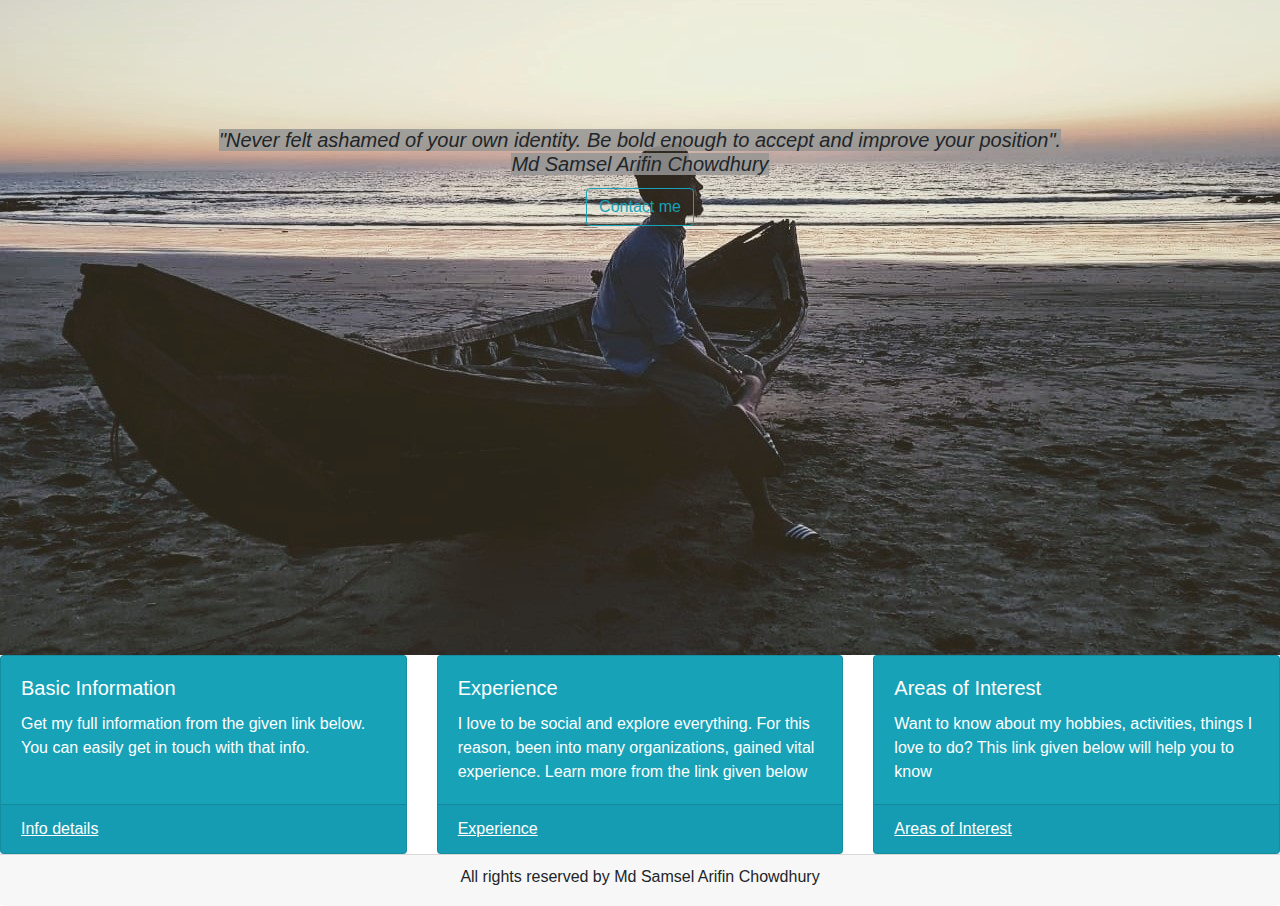
<file: index.html>
<!DOCTYPE html>
<html lang="en">
<head>
    <meta charset="UTF-8">
    <meta name="viewport" content="width=device-width, initial-scale=1.0">
    <link rel="stylesheet" href="https://stackpath.bootstrapcdn.com/bootstrap/4.4.1/css/bootstrap.min.css" integrity="sha384-Vkoo8x4CGsO3+Hhxv8T/Q5PaXtkKtu6ug5TOeNV6gBiFeWPGFN9MuhOf23Q9Ifjh" crossorigin="anonymous">
    <link rel="stylesheet" href="style.css">
    <title>Md Samsel Arifin Chowdhury</title>
</head>
<body>
    <div id="header">
      
        <div class="card-img-overlay">
        <h5 class="card-title" ><i><span style="background-color: rgba(150, 150, 148, 0.856)">"Never felt ashamed of your own identity. Be bold enough to accept and improve your position".</i><br><cite style="background-color: rgba(150, 150, 148, 0.856)">Md Samsel Arifin Chowdhury</cite></span></h5>
        
        <a href="contact.html" class="btn btn-outline-info">Contact me</a>
      </div>
          
    <img src="image\head.jpg" class="img-fluid" alt="Responsive image">
    </div id = "section1">
    <div class="card-deck">
      <div class="card text-white bg-info mb-0">
        <div class="card-body">
          <h5 class="card-title">Basic Information</h5>
          <p class="card-text">Get my full information from the given link below. You can easily get in touch with that info.</p>
        </div>
        <div class="card-footer">
          <a href="information.html" class="card-link text-white"><u>Info details</u></a>
        </div>
      </div>
      <div class="card text-white bg-info mb-0">
        <div class="card-body">
          <h5 class="card-title">Experience</h5>
          <p class="card-text">I love to be social and explore everything. For this reason, been into many organizations, gained vital experience. Learn more from the link given below</p>
        </div>
        <div class="card-footer">
          <a href="experience.html" class="card-link text-white"><u>Experience</u></a>
        </div>
      </div>
      <div class="card text-white bg-info mb-0">
        <div class="card-body">
          <h5 class="card-title">Areas of Interest</h5>
          <p class="card-text">Want to know about my hobbies, activities, things I love to do? This link given below will help you to know</p>
        </div>
        <div class="card-footer">
          <a href="interest.html" class="card-link text-white"><u>Areas of Interest</u></a>
        </div>
      </div>
    </div>
    <div id="footer">
      <div class="card-footer">
        <h6>All rights reserved by Md Samsel Arifin Chowdhury </h6>
      </div>
    </div>
    
    
    <script src="https://code.jquery.com/jquery-3.4.1.slim.min.js" integrity="sha384-J6qa4849blE2+poT4WnyKhv5vZF5SrPo0iEjwBvKU7imGFAV0wwj1yYfoRSJoZ+n" crossorigin="anonymous"></script>
<script src="https://cdn.jsdelivr.net/npm/popper.js@1.16.0/dist/umd/popper.min.js" integrity="sha384-Q6E9RHvbIyZFJoft+2mJbHaEWldlvI9IOYy5n3zV9zzTtmI3UksdQRVvoxMfooAo" crossorigin="anonymous"></script>
<script src="https://stackpath.bootstrapcdn.com/bootstrap/4.4.1/js/bootstrap.min.js" integrity="sha384-wfSDF2E50Y2D1uUdj0O3uMBJnjuUD4Ih7YwaYd1iqfktj0Uod8GCExl3Og8ifwB6" crossorigin="anonymous"></script>
</body>
</html>
</file>
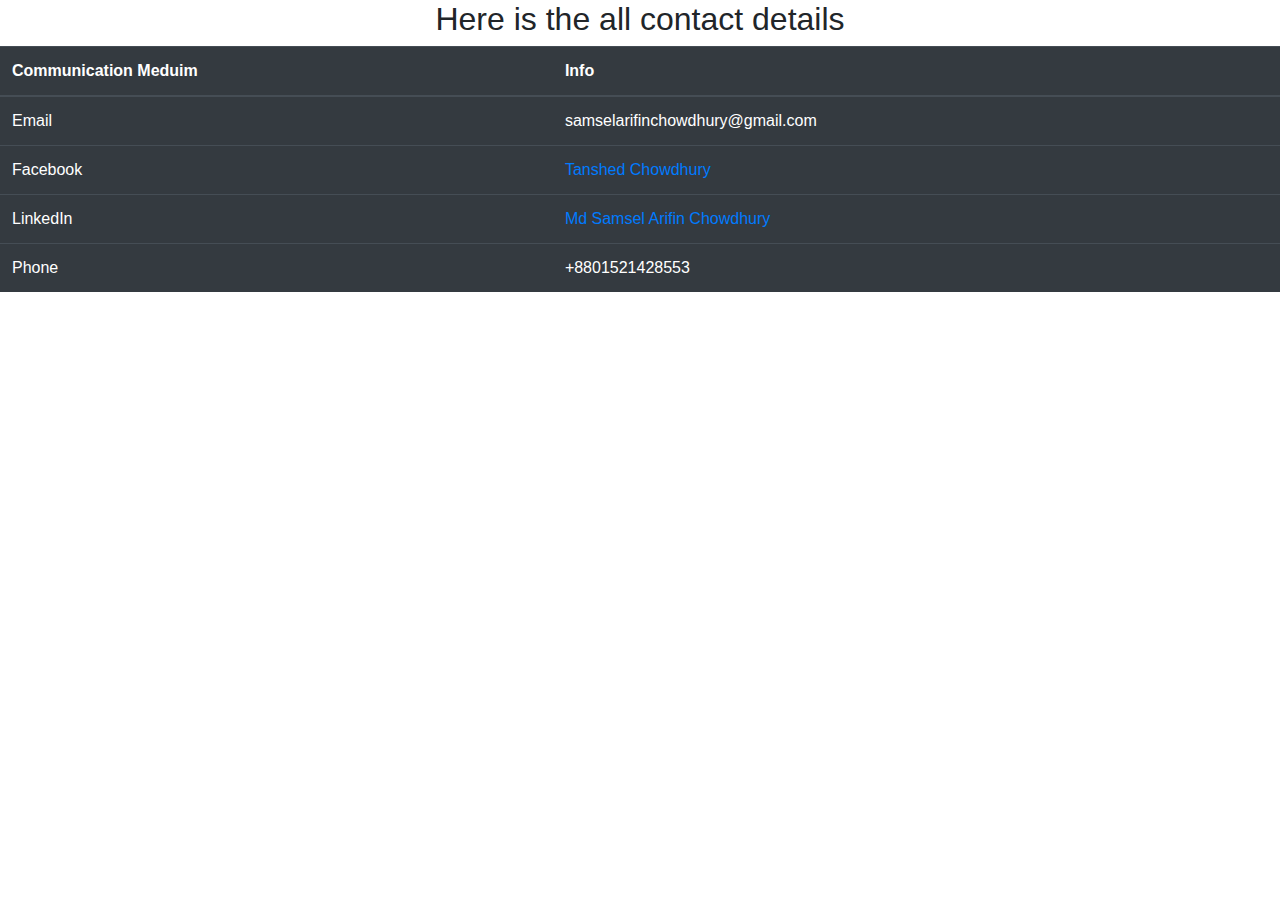
<file: contact.html>
<!DOCTYPE html>
<html lang="en">
<head>
    <meta charset="UTF-8">
    <meta name="viewport" content="width=device-width, initial-scale=1.0">
    <title>Contact of MSA</title>
    <link rel="stylesheet" href="https://stackpath.bootstrapcdn.com/bootstrap/4.4.1/css/bootstrap.min.css" integrity="sha384-Vkoo8x4CGsO3+Hhxv8T/Q5PaXtkKtu6ug5TOeNV6gBiFeWPGFN9MuhOf23Q9Ifjh" crossorigin="anonymous">
    <link rel="stylesheet" href="style.css">
    <style>
        h2{
            text-align: center;
        }
    </style>
</head>
<body>
    <h2>Here is the all contact details</h2>
    <table class="table table-dark">
        <thead>
          <tr>
            <th scope="col">Communication Meduim</th>
            <th scope="col">Info</th>
          </tr>
        </thead>
        <tbody>
          <tr>
            <td>Email</td>
            <td>samselarifinchowdhury@gmail.com</td>
          </tr>
          <tr>
            <td>Facebook</td>
            <td><a href="https://www.facebook.com/tanshed.chowdhury">Tanshed Chowdhury</a></td>
          </tr>
          <tr>
            <td>LinkedIn</td>
            <td><a href="https://www.linkedin.com/in/mdsamsel/">Md Samsel Arifin Chowdhury</a></td>
          </tr>
           <tr>
            <td>Phone</td>
            <td>+8801521428553</td>
          </tr>
        </tbody>
      </table>
      
      <script src="https://code.jquery.com/jquery-3.4.1.slim.min.js" integrity="sha384-J6qa4849blE2+poT4WnyKhv5vZF5SrPo0iEjwBvKU7imGFAV0wwj1yYfoRSJoZ+n" crossorigin="anonymous"></script>
<script src="https://cdn.jsdelivr.net/npm/popper.js@1.16.0/dist/umd/popper.min.js" integrity="sha384-Q6E9RHvbIyZFJoft+2mJbHaEWldlvI9IOYy5n3zV9zzTtmI3UksdQRVvoxMfooAo" crossorigin="anonymous"></script>
<script src="https://stackpath.bootstrapcdn.com/bootstrap/4.4.1/js/bootstrap.min.js" integrity="sha384-wfSDF2E50Y2D1uUdj0O3uMBJnjuUD4Ih7YwaYd1iqfktj0Uod8GCExl3Og8ifwB6" crossorigin="anonymous"></script>
</body>
</html>
</file>
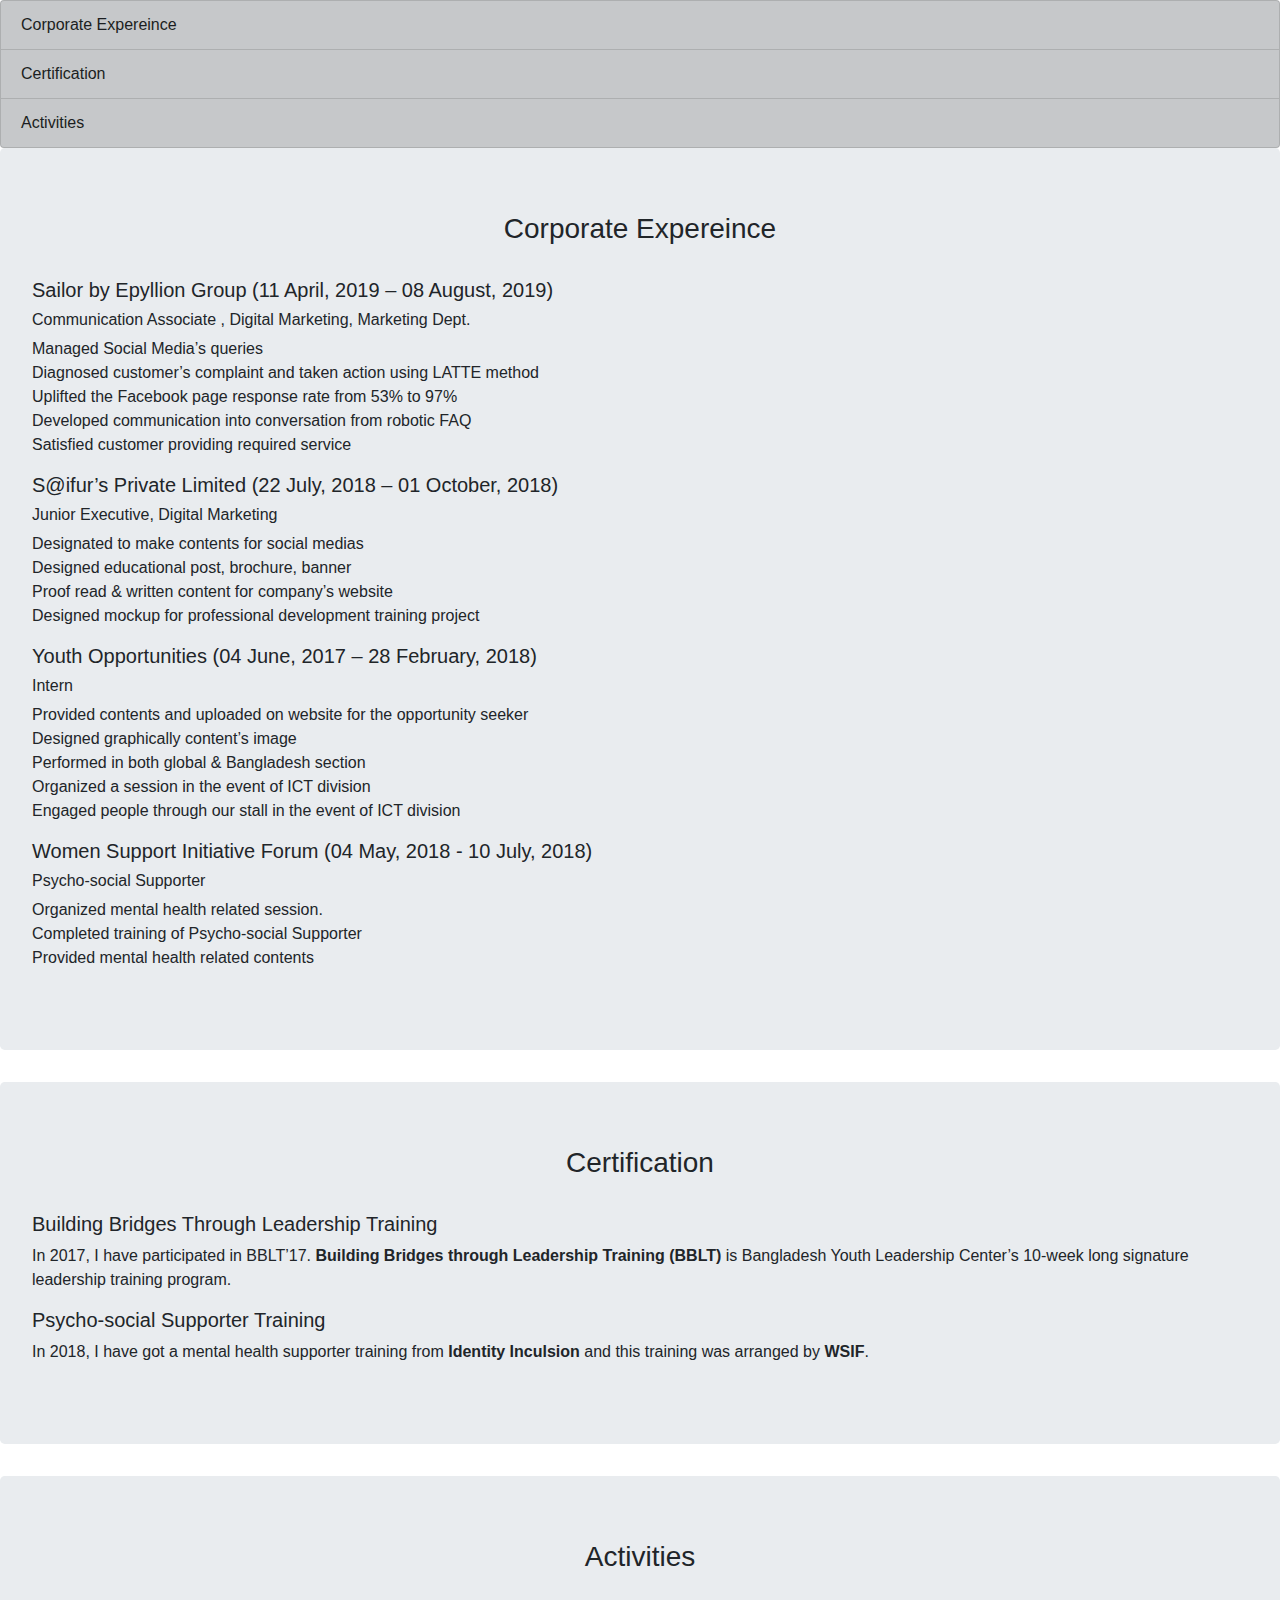
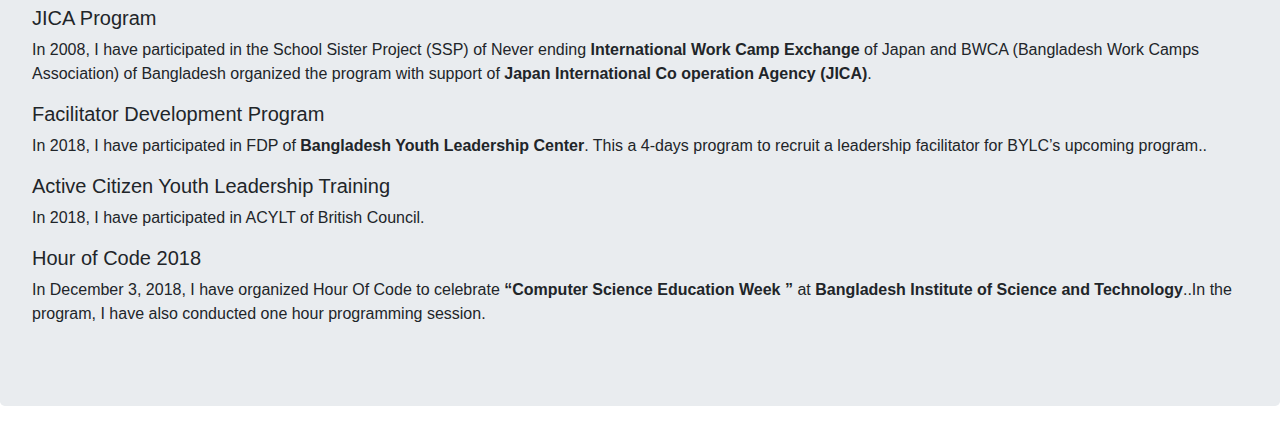
<file: experience.html>
<!DOCTYPE html>
<html lang="en">
<head>
    <meta charset="UTF-8">
    <meta name="viewport" content="width=device-width, initial-scale=1.0">
    <title>Expereince of MSA</title>
    <link rel="stylesheet" href="https://stackpath.bootstrapcdn.com/bootstrap/4.4.1/css/bootstrap.min.css" integrity="sha384-Vkoo8x4CGsO3+Hhxv8T/Q5PaXtkKtu6ug5TOeNV6gBiFeWPGFN9MuhOf23Q9Ifjh" crossorigin="anonymous">
    <link rel="stylesheet" href="style.css">
</head>
<body>
    <div class="list-group">
        <a href="#corporate" class="list-group-item list-group-item-dark">
          Corporate Expereince
        </a>
        <a href="#Certification" class="list-group-item list-group-item-dark">Certification</a>
        <a href="#Activities" class="list-group-item list-group-item-dark">Activities</a>
    </div>
    <div class="jumbotron">
        <div id="corporate">
            <h3>Corporate Expereince</h3><br>
           <h5>Sailor by Epyllion Group  (11 April, 2019 – 08 August, 2019)</h5> 
           <h6>Communication Associate , Digital Marketing, Marketing Dept.</h6> 
          <p>Managed  Social Media’s queries<br>
            Diagnosed customer’s complaint and taken action using LATTE method<br>
            Uplifted the Facebook page response rate from 53% to 97%<br>
            Developed communication into conversation from robotic FAQ<br>
            Satisfied customer providing required service  <br>
        </p>
        <h5>S@ifur’s Private Limited (22 July, 2018 – 01 October, 2018)</h5>
          <h6>Junior Executive, Digital Marketing</h6>  
            <p>
             Designated to make contents for social medias<br>
             Designed educational post, brochure, banner<br>
             Proof read & written content for company’s website<br>
             Designed  mockup for professional development training project<br>
            </p>
            <h5>Youth Opportunities (04 June, 2017 – 28 February, 2018)
            </h5>
            <h6>Intern</h6>  
              <p>
                Provided contents and uploaded on website for the opportunity seeker <br>
                Designed graphically content’s image<br>
                Performed in both global & Bangladesh section<br>
                Organized  a session in the event of ICT division<br>
                Engaged people through our stall in the event of ICT division <br>
              </p>
              <h5>Women Support Initiative Forum (04 May, 2018 -  10 July, 2018)
            </h5>
            <h6>Psycho-social  Supporter
            </h6>  
              <p>
                Organized  mental health related session.<br> 
                Completed  training of Psycho-social Supporter<br>
                Provided mental health related contents<br>
              </p>
        </div> 
    </div>
    <div class="jumbotron">
        <div id="Certification">
            <h3>Certification</h3><br>
           <h5>Building Bridges Through Leadership Training </h5> 
          <p>In 2017, I have participated in BBLT’17. <b>Building Bridges through Leadership Training (BBLT) </b>is Bangladesh Youth Leadership Center’s 10-week long signature leadership training program. 
        </p>
        <h5>Psycho-social Supporter Training</h5> 
          <p>In 2018, I have got a mental health supporter training from <b>Identity Inculsion</b>  and this training was arranged by <b>WSIF</b>. 
        </p>
        </div> 
    </div>
    <div class="jumbotron">
        <div id="Activities">
            <h3>Activities</h3><br>
           <h5>JICA Program </h5> 
          <p>In 2008, I have participated in the School Sister Project (SSP) of Never ending <b>International Work Camp Exchange</b> of Japan and BWCA (Bangladesh Work Camps Association) of Bangladesh organized the program with support of <b>Japan International Co operation Agency (JICA)</b>. 
        </p>
        <h5>Facilitator Development Program </h5> 
          <p>In 2018, I have participated  in  FDP of <b>Bangladesh Youth Leadership Center</b>. This a 4-days program to recruit a leadership facilitator for BYLC’s upcoming program.. 
        </p>
        <h5>Active Citizen Youth Leadership Training</h5> 
          <p>In 2018, I have participated  in  ACYLT of British Council.
        </p>
        <h5>Hour of Code 2018 </h5> 
          <p>In December 3, 2018, I have organized Hour Of Code to celebrate <b>“Computer Science Education Week ”</b> at <b>Bangladesh Institute of Science and Technology</b>..In the program, I have also conducted one hour programming session. 
        </p>
        </div> 
    </div>
    <script src="https://code.jquery.com/jquery-3.4.1.slim.min.js" integrity="sha384-J6qa4849blE2+poT4WnyKhv5vZF5SrPo0iEjwBvKU7imGFAV0wwj1yYfoRSJoZ+n" crossorigin="anonymous"></script>
<script src="https://cdn.jsdelivr.net/npm/popper.js@1.16.0/dist/umd/popper.min.js" integrity="sha384-Q6E9RHvbIyZFJoft+2mJbHaEWldlvI9IOYy5n3zV9zzTtmI3UksdQRVvoxMfooAo" crossorigin="anonymous"></script>
<script src="https://stackpath.bootstrapcdn.com/bootstrap/4.4.1/js/bootstrap.min.js" integrity="sha384-wfSDF2E50Y2D1uUdj0O3uMBJnjuUD4Ih7YwaYd1iqfktj0Uod8GCExl3Og8ifwB6" crossorigin="anonymous"></script>
</body>
</html>
</file>
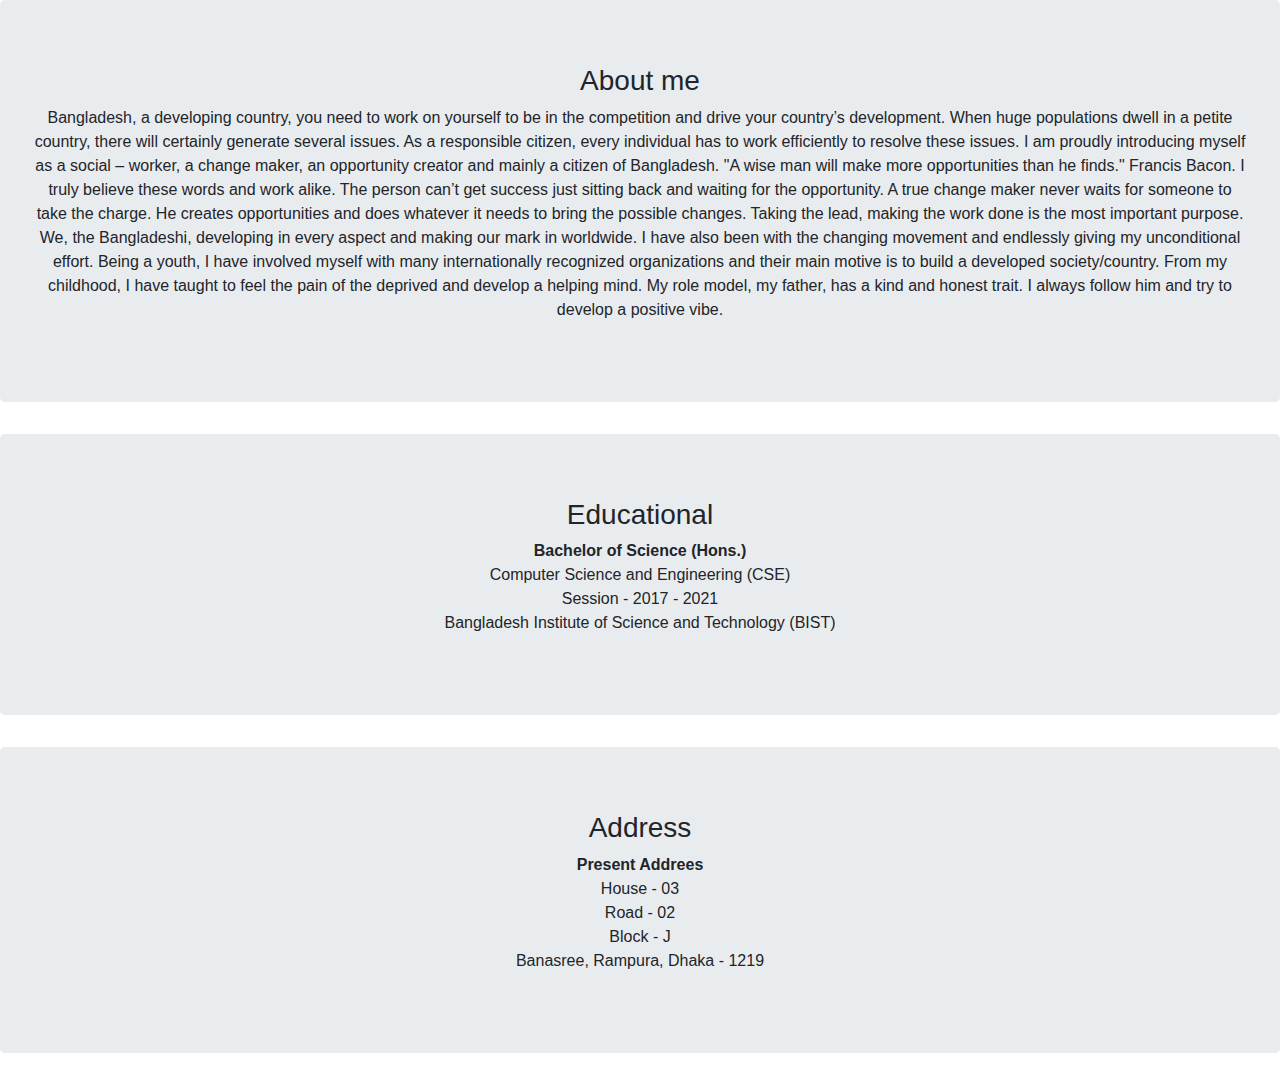
<file: information.html>
<!DOCTYPE html>
<html lang="en">
<head>
    <meta charset="UTF-8">
    <meta name="viewport" content="width=device-width, initial-scale=1.0">
    <title>Information</title>
    <link rel="stylesheet" href="https://stackpath.bootstrapcdn.com/bootstrap/4.4.1/css/bootstrap.min.css" integrity="sha384-Vkoo8x4CGsO3+Hhxv8T/Q5PaXtkKtu6ug5TOeNV6gBiFeWPGFN9MuhOf23Q9Ifjh" crossorigin="anonymous">
    <link rel="stylesheet" href="style.css">
</head>
<body>
    <div id="header">
        <div class="jumbotron">
            <h3>About me</h3>
            <p>
                Bangladesh, a developing country, you need to work on yourself to be in the competition and drive your country’s development. When huge populations dwell in a petite country, there will certainly generate several issues. As a responsible citizen, every individual has to work efficiently to resolve these issues.  

                I am proudly introducing myself as a social – worker, a change maker, an opportunity creator and mainly a citizen of Bangladesh. "A wise man will make more opportunities than he finds." Francis Bacon. I truly believe these words and work alike. The person can’t get success just sitting back and waiting for the opportunity. A true change maker never waits for someone to take the charge. He creates opportunities and does whatever it needs to bring the possible changes. Taking the lead, making the work done is the most important purpose. We, the Bangladeshi, developing in every aspect and making our mark in worldwide. I have also been with the changing movement and endlessly giving my unconditional effort. Being a youth, I have involved myself with many internationally recognized organizations and their main motive is to build a developed society/country.  

                From my childhood, I have taught to feel the pain of the deprived and develop a helping mind. My role model, my father, has a kind and honest trait. I always follow him and try to develop a positive vibe. 
            </p>
        </div>
        <div class="jumbotron">
            <h3>Educational</h3>
            <p>
                <b>Bachelor of Science (Hons.)</b><br>
                Computer Science and Engineering (CSE) <br>
                Session - 2017 - 2021 <br>
                Bangladesh Institute of Science and Technology (BIST)<br>
            </p>
        </div>
        <div class="jumbotron">
            <h3>Address</h3>
            <p>
                <b>Present Addrees</b><br>
                House - 03 <br>
                Road - 02 <br>Block - J<br> 
                Banasree, Rampura, Dhaka - 1219
            </p>
        </div>
        
        
    </div>
    <script src="https://code.jquery.com/jquery-3.4.1.slim.min.js" integrity="sha384-J6qa4849blE2+poT4WnyKhv5vZF5SrPo0iEjwBvKU7imGFAV0wwj1yYfoRSJoZ+n" crossorigin="anonymous"></script>
<script src="https://cdn.jsdelivr.net/npm/popper.js@1.16.0/dist/umd/popper.min.js" integrity="sha384-Q6E9RHvbIyZFJoft+2mJbHaEWldlvI9IOYy5n3zV9zzTtmI3UksdQRVvoxMfooAo" crossorigin="anonymous"></script>
<script src="https://stackpath.bootstrapcdn.com/bootstrap/4.4.1/js/bootstrap.min.js" integrity="sha384-wfSDF2E50Y2D1uUdj0O3uMBJnjuUD4Ih7YwaYd1iqfktj0Uod8GCExl3Og8ifwB6" crossorigin="anonymous"></script>
</body>
</html>
</file>
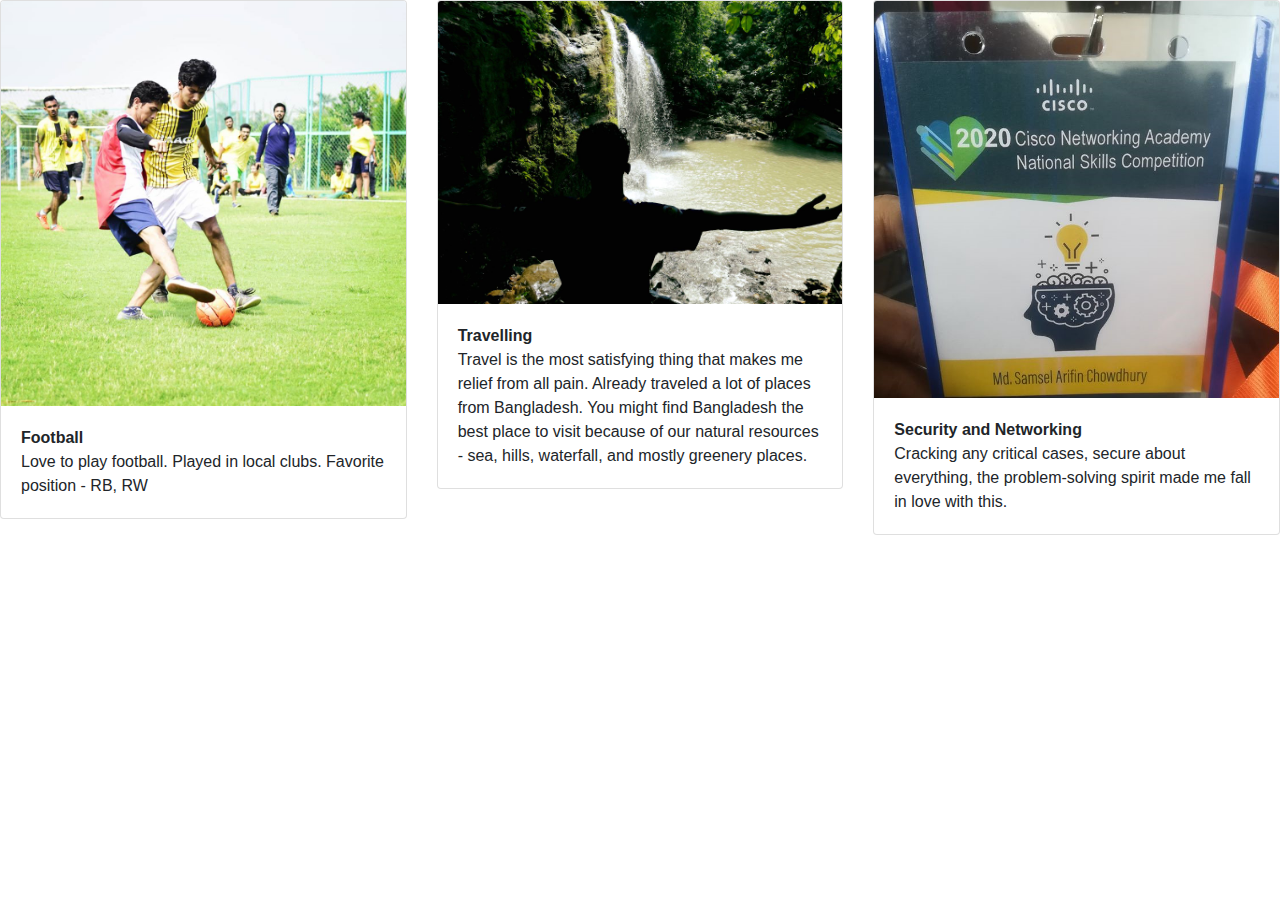
<file: interest.html>
<!DOCTYPE html>
<html lang="en">
<head>
    <meta charset="UTF-8">
    <meta name="viewport" content="width=device-width, initial-scale=1.0">
    <title>Interest</title>
    <link rel="stylesheet" href="https://stackpath.bootstrapcdn.com/bootstrap/4.4.1/css/bootstrap.min.css" integrity="sha384-Vkoo8x4CGsO3+Hhxv8T/Q5PaXtkKtu6ug5TOeNV6gBiFeWPGFN9MuhOf23Q9Ifjh" crossorigin="anonymous">
    <link rel="stylesheet" href="style.css">
</head>
<body>
    <div id="header">
        <div class="row row-cols-1 row-cols-md-3">
            <div class="col mb-4">
              <div class="card">
                <img src="image/Football.jpg" class="card-img-top" alt="...">
                <div class="card-body">
                  <p class="card-text"><b>Football</b><br> Love to play football. Played in local clubs. Favorite position - RB, RW</p>
                </div>
              </div>
            </div>
            <div class="col mb-4">
              <div class="card">
                <img src="image/Travel01.jpg" class="card-img-top" alt="...">
                <div class="card-body">
                  <p class="card-text"><b>Travelling</b><br> Travel is the most satisfying thing that makes me relief from all pain. Already traveled a lot of places from Bangladesh. You might find Bangladesh the best place to visit because of our natural resources - sea, hills, waterfall, and mostly greenery places.</p>
                </div>
              </div>
            </div>
            <div class="col mb-4">
              <div class="card">
                <img src="image/skill.jpg" class="card-img-top" alt="...">
                <div class="card-body">
                  <p class="card-text"><b>Security and Networking</b><br> Cracking any critical cases, secure about everything, the problem-solving spirit made me fall in love with this.</p>
                </div>
              </div>
            </div>
            </div>
          </div>
        
    </div>
    <script src="https://code.jquery.com/jquery-3.4.1.slim.min.js" integrity="sha384-J6qa4849blE2+poT4WnyKhv5vZF5SrPo0iEjwBvKU7imGFAV0wwj1yYfoRSJoZ+n" crossorigin="anonymous"></script>
<script src="https://cdn.jsdelivr.net/npm/popper.js@1.16.0/dist/umd/popper.min.js" integrity="sha384-Q6E9RHvbIyZFJoft+2mJbHaEWldlvI9IOYy5n3zV9zzTtmI3UksdQRVvoxMfooAo" crossorigin="anonymous"></script>
<script src="https://stackpath.bootstrapcdn.com/bootstrap/4.4.1/js/bootstrap.min.js" integrity="sha384-wfSDF2E50Y2D1uUdj0O3uMBJnjuUD4Ih7YwaYd1iqfktj0Uod8GCExl3Og8ifwB6" crossorigin="anonymous"></script>
</body>
</html>
</file>
<file: style.css>
#header img{
    width: 100%;
}
#header .card-img-overlay{
    top: 12%;
    text-align: center;
}

#header h6{
    position: absolute;
    top: 25%;
    font-size: 1rem;
    left: 4%;
    font-family: 'Segoe UI', Tahoma, Geneva, Verdana, sans-serif;
}
#header .jumbotron{
    text-align: center;
}
#footer h6
{
    text-align: center;

}
.jumbotron h3{
    text-align: center;
} 
@media only screen and (max-width: 600px) {
    #header .card-img-overlay{
        top: 6%;
    }
    #header .card-img-overlay h5{
        font-size: 14px;
    }
    #header .card-img-overlay a{
        font-size: 12px;
    }

    
  }
</file>
